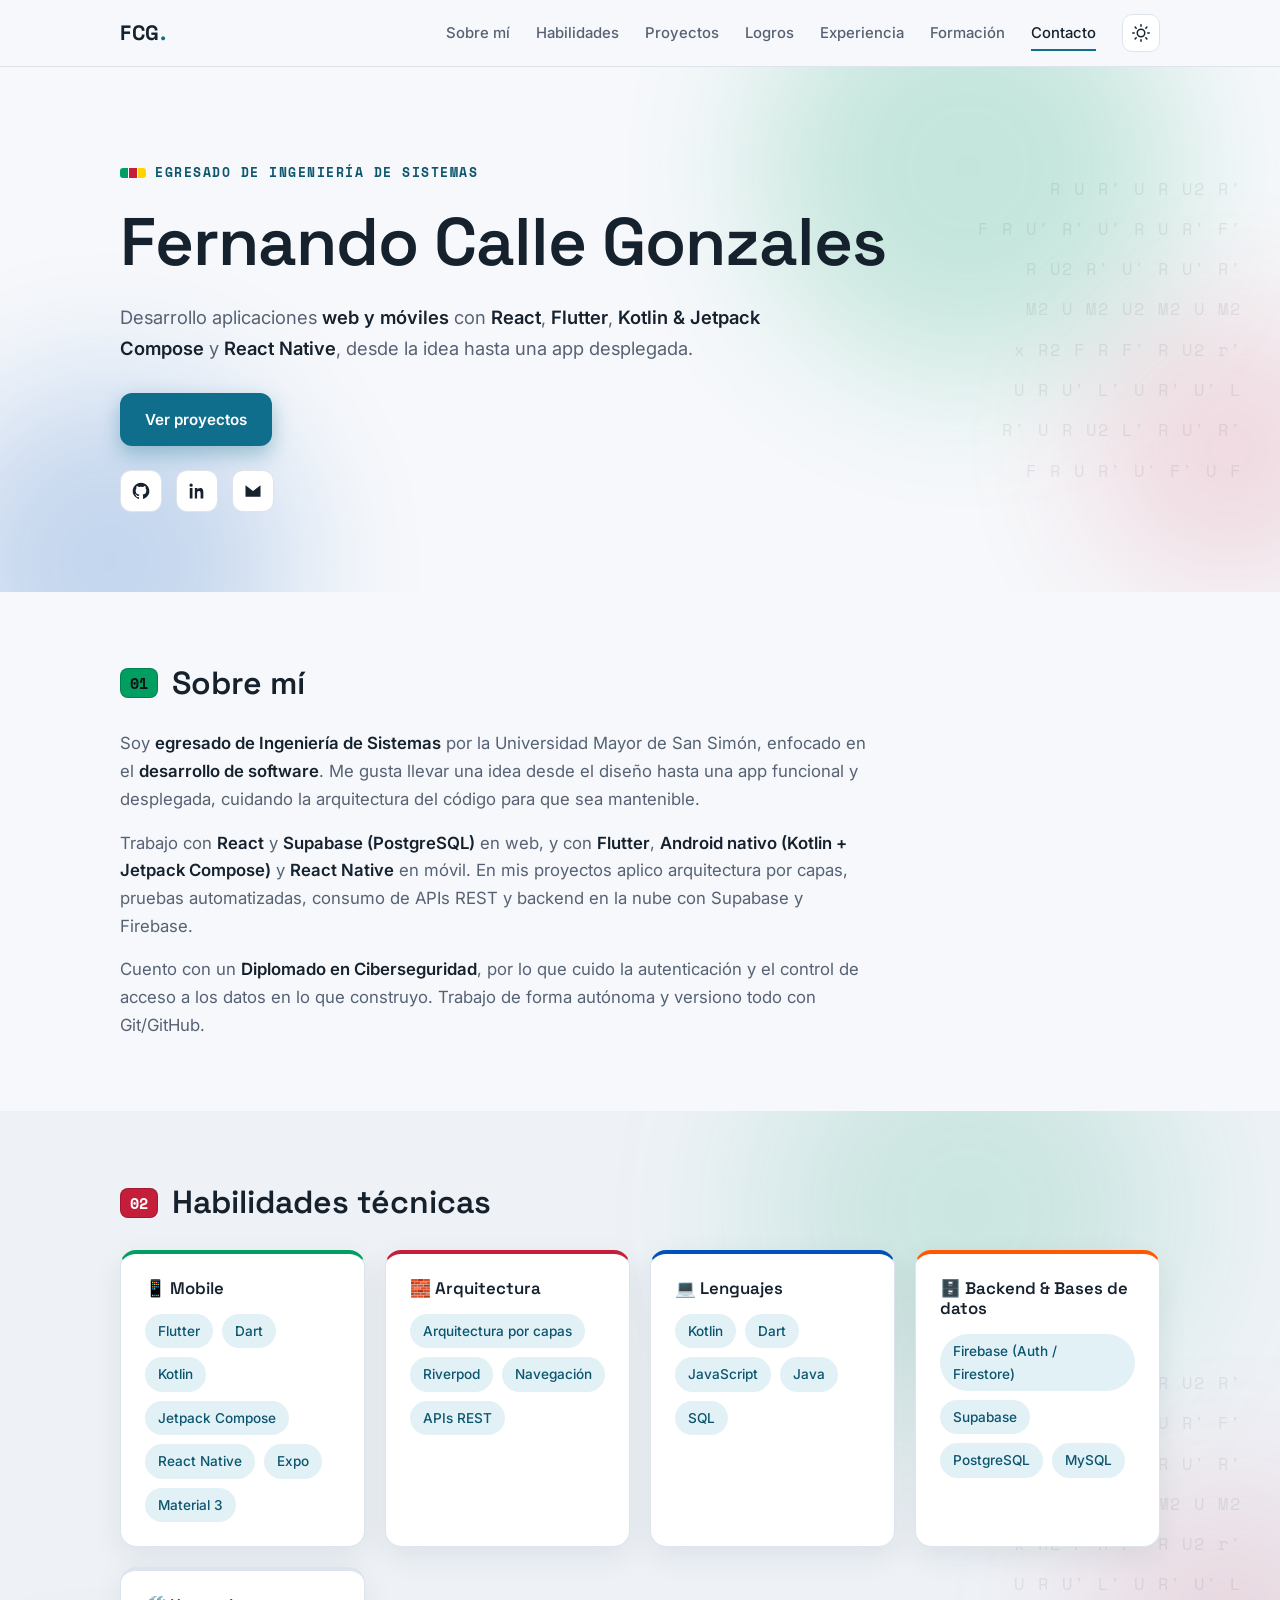
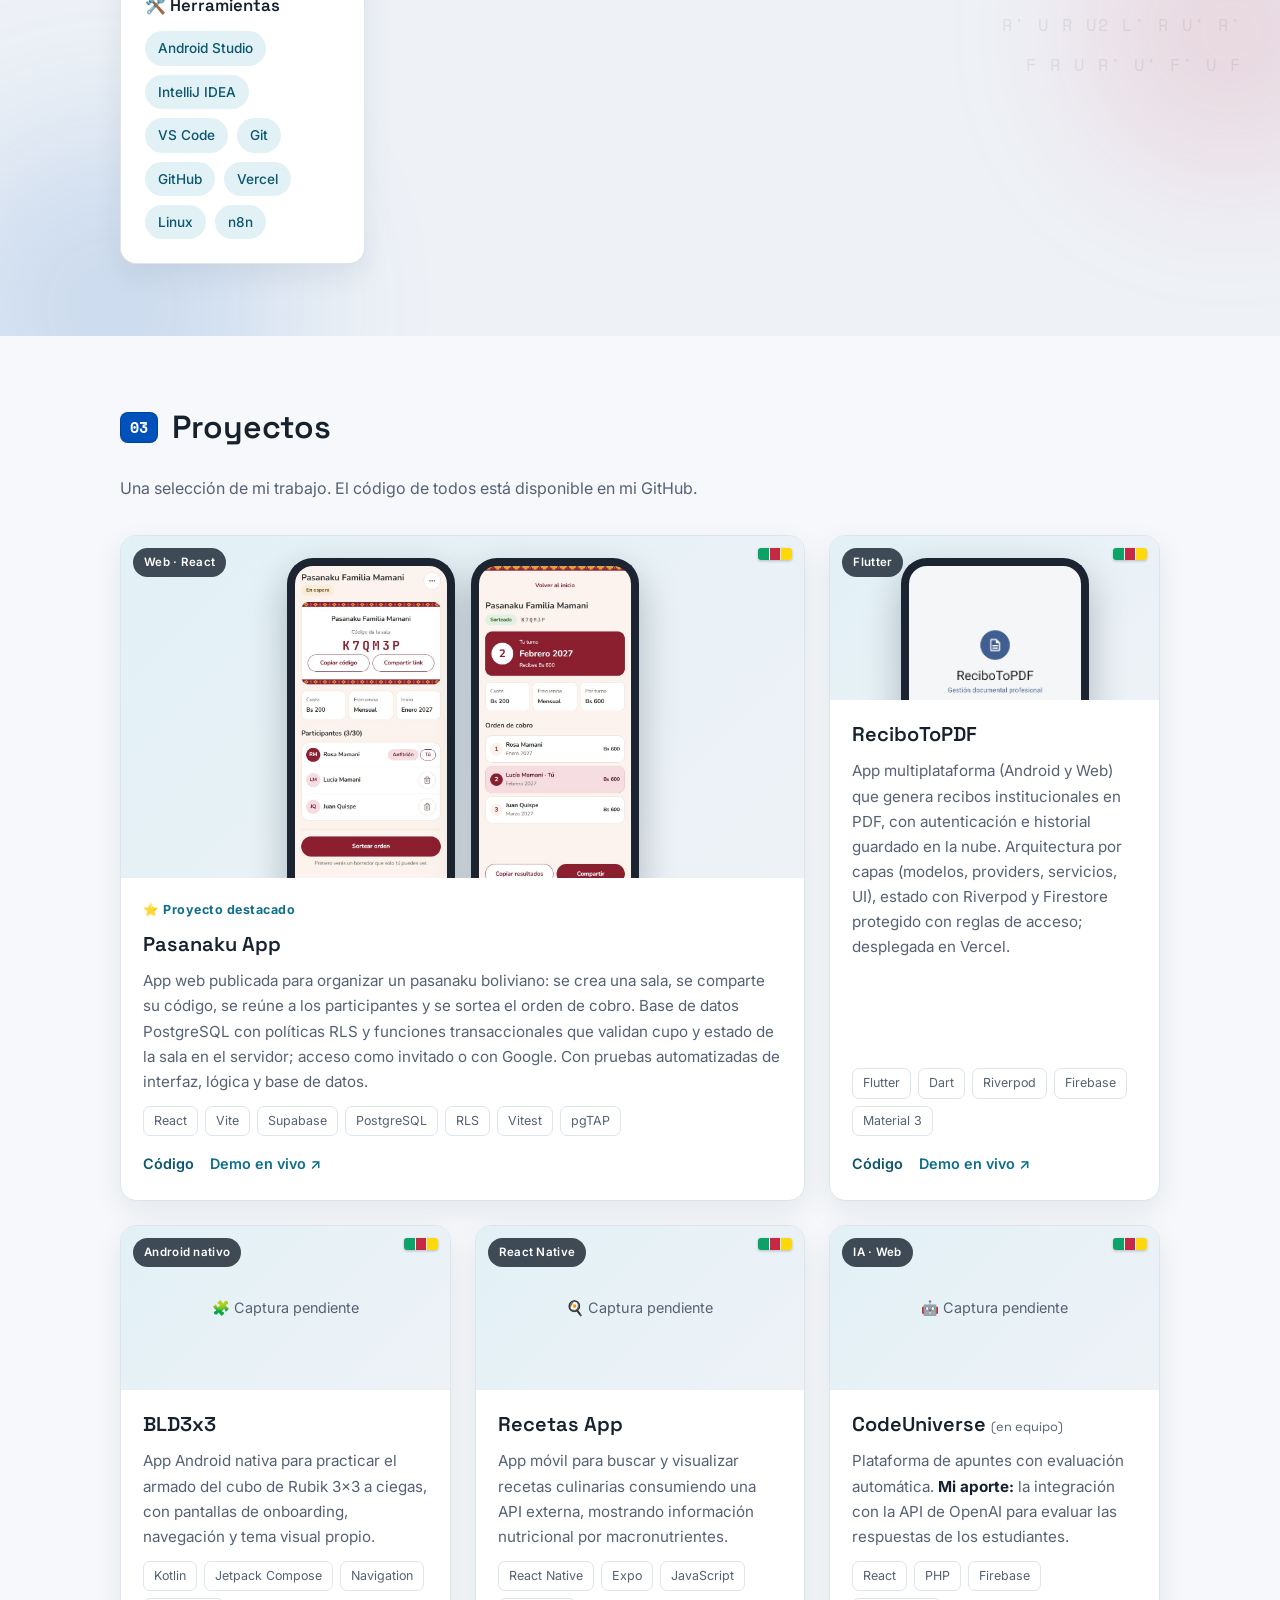
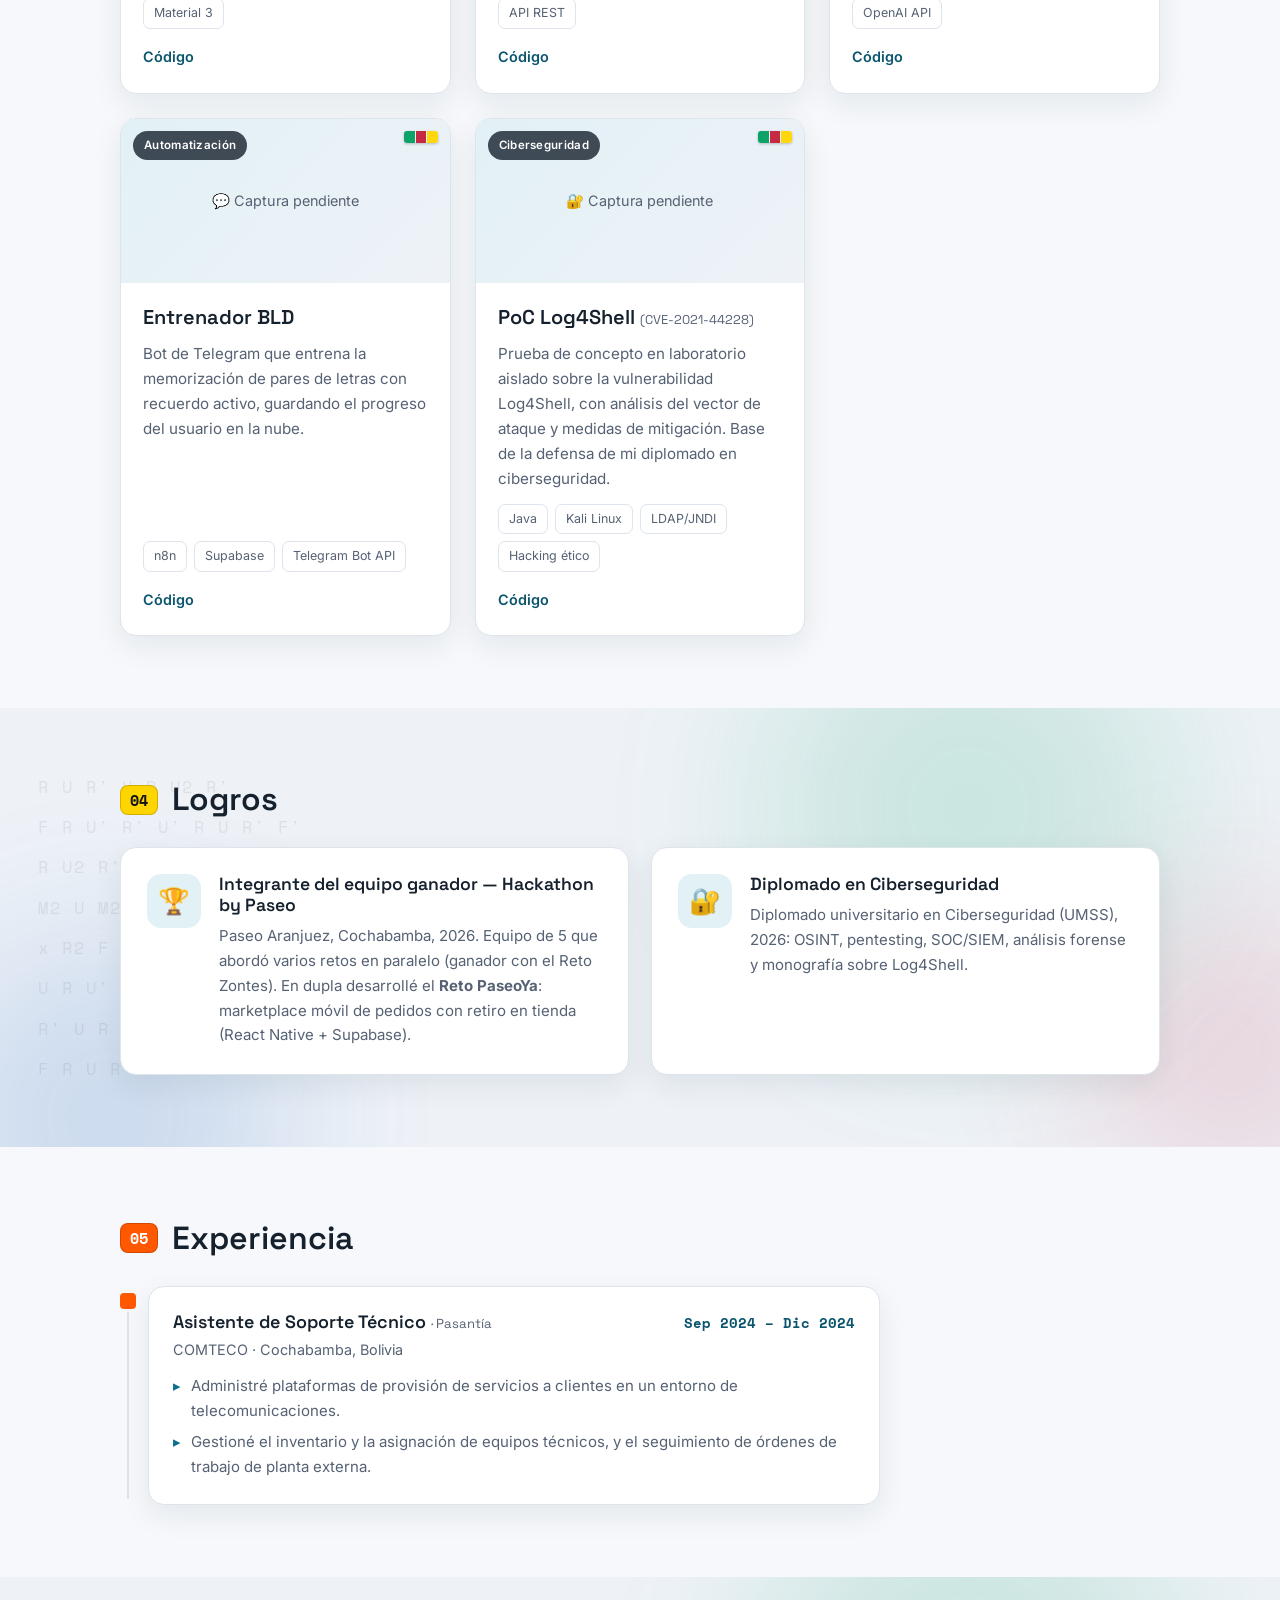
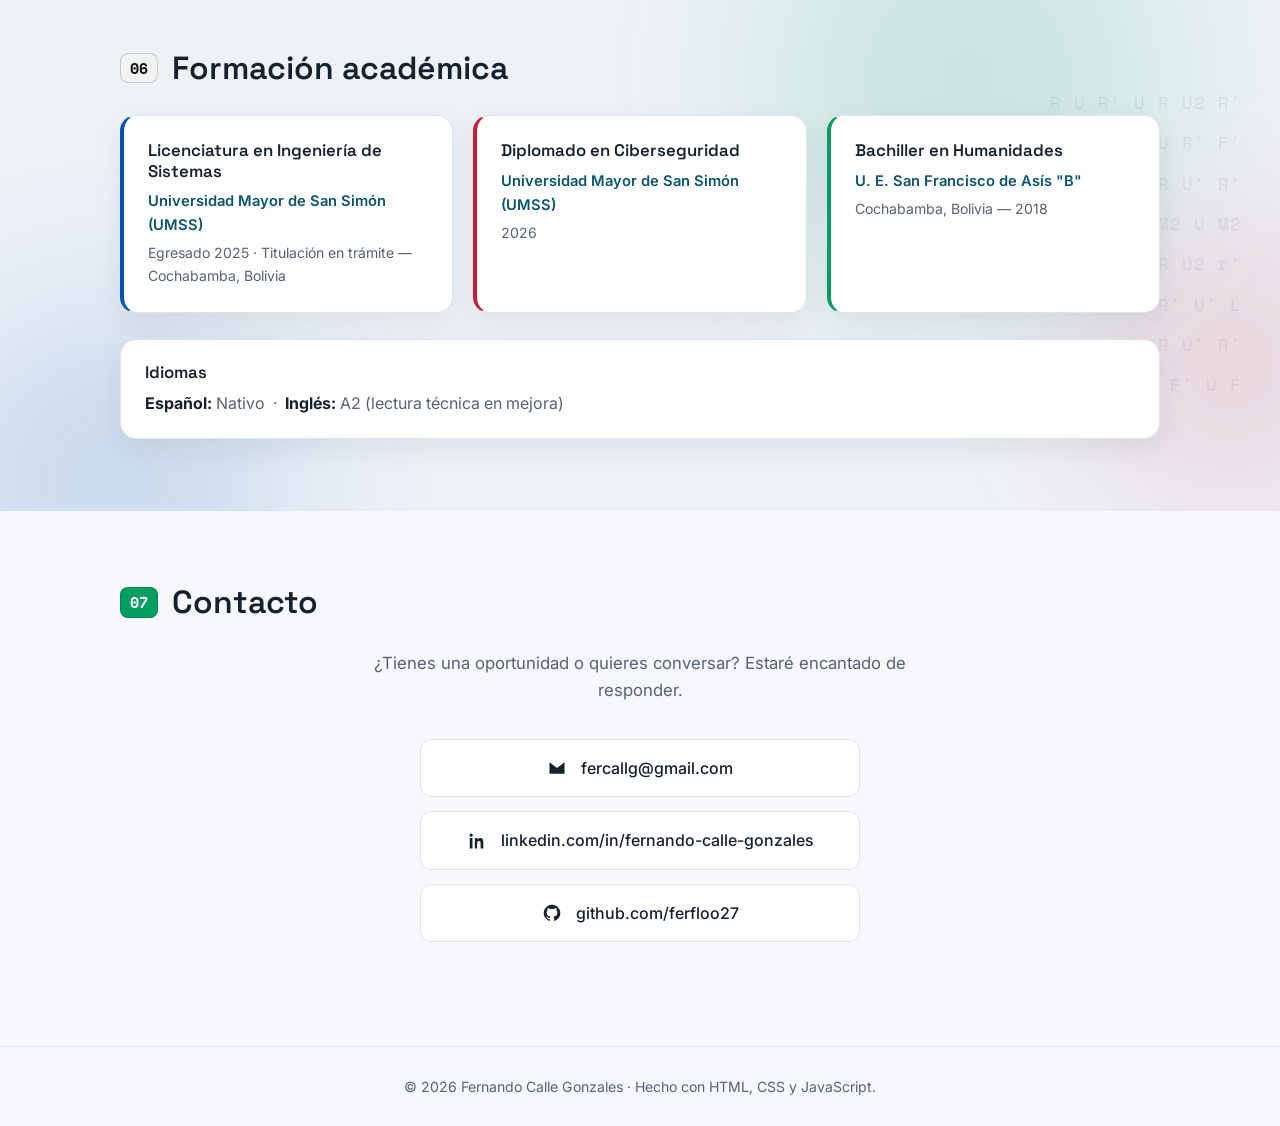
<file: index.html>
<!DOCTYPE html>
<html lang="es">
<head>
  <meta charset="UTF-8">
  <meta name="viewport" content="width=device-width, initial-scale=1.0">
  <meta name="theme-color" content="#0f6e8c">
  <meta name="referrer" content="strict-origin-when-cross-origin">

  <title>Fernando Calle Gonzales — Portafolio (Desarrollo de Software)</title>
  <meta name="description" content="Portafolio de Fernando Calle Gonzales, egresado de Ingeniería de Sistemas enfocado en desarrollo de software: apps web y móviles con React, Flutter, Kotlin y React Native. Proyectos, habilidades y contacto.">
  <meta name="author" content="Fernando Calle Gonzales">
  <meta name="keywords" content="Desarrollo de Software, React, Supabase, Flutter, Kotlin, Jetpack Compose, React Native, Junior, Bolivia, Cochabamba">

  <!-- Open Graph / redes sociales -->
  <meta property="og:type" content="website">
  <meta property="og:title" content="Fernando Calle Gonzales — Portafolio">
  <meta property="og:description" content="Egresado de Ingeniería de Sistemas: desarrollo de apps web y móviles con React, Flutter, Kotlin y React Native. Mira mis proyectos.">
  <meta property="og:locale" content="es_ES">
  <meta property="og:url" content="https://ferfloo27.github.io/">

  <link rel="icon" href="assets/favicon.svg" type="image/svg+xml">
  <link rel="preconnect" href="https://fonts.googleapis.com">
  <link rel="preconnect" href="https://fonts.gstatic.com" crossorigin>
  <link href="https://fonts.googleapis.com/css2?family=Inter:wght@400;500;600;700&family=Space+Grotesk:wght@500;600;700&family=Space+Mono:wght@400;700&display=swap" rel="stylesheet">
  <link rel="stylesheet" href="styles.css">

  <!-- Datos estructurados para SEO (Google / motores de búsqueda) -->
  <script type="application/ld+json">
  {
    "@context": "https://schema.org",
    "@type": "Person",
    "name": "Fernando Calle Gonzales",
    "jobTitle": "Egresado de Ingeniería de Sistemas",
    "email": "mailto:fercallg@gmail.com",
    "address": { "@type": "PostalAddress", "addressLocality": "Cochabamba", "addressCountry": "Bolivia" },
    "sameAs": [
      "https://github.com/ferfloo27",
      "https://www.linkedin.com/in/fernando-calle-gonzales/"
    ],
    "knowsAbout": ["Kotlin", "Jetpack Compose", "Flutter", "React Native", "Android", "Ciberseguridad"]
  }
  </script>
</head>
<body>
  <a class="skip-link" href="#main">Saltar al contenido</a>

  <!-- ===================== NAV ===================== -->
  <header class="nav" id="top">
    <div class="container nav__inner">
      <a href="#top" class="nav__brand">FCG<span>.</span></a>

      <button class="nav__toggle" id="navToggle" aria-label="Abrir menú" aria-expanded="false" aria-controls="navMenu">
        <span></span><span></span><span></span>
      </button>

      <nav id="navMenu" class="nav__menu" aria-label="Navegación principal">
        <a href="#sobre-mi">Sobre mí</a>
        <a href="#habilidades">Habilidades</a>
        <a href="#proyectos">Proyectos</a>
        <a href="#logros">Logros</a>
        <a href="#experiencia">Experiencia</a>
        <a href="#formacion">Formación</a>
        <a href="#contacto">Contacto</a>
        <button class="theme-toggle" id="themeToggle" aria-label="Cambiar tema claro/oscuro" title="Cambiar tema">
          <svg class="icon-sun" viewBox="0 0 24 24" aria-hidden="true"><path d="M12 17a5 5 0 1 0 0-10 5 5 0 0 0 0 10zM12 1v2M12 21v2M4.2 4.2l1.4 1.4M18.4 18.4l1.4 1.4M1 12h2M21 12h2M4.2 19.8l1.4-1.4M18.4 5.6l1.4-1.4"/></svg>
          <svg class="icon-moon" viewBox="0 0 24 24" aria-hidden="true"><path d="M21 12.8A9 9 0 1 1 11.2 3a7 7 0 0 0 9.8 9.8z"/></svg>
        </button>
      </nav>
    </div>
  </header>

  <main id="main">

    <!-- ===================== HERO ===================== -->
    <section class="hero" id="inicio">
      <div class="hero__bg" aria-hidden="true">
        <span class="glow glow--green"></span>
        <span class="glow glow--blue"></span>
        <span class="glow glow--red"></span>
        <div class="hero__scramble" aria-hidden="true">
          <span class="scr-line">R U R' U R U2 R'</span>
          <span class="scr-line">F R U' R' U' R U R' F'</span>
          <span class="scr-line">R U2 R' U' R U' R'</span>
          <span class="scr-line">M2 U M2 U2 M2 U M2</span>
          <span class="scr-line">x R2 F R F' R U2 r'</span>
          <span class="scr-line">U R U' L' U R' U' L</span>
          <span class="scr-line">R' U R U2 L' R U' R'</span>
          <span class="scr-line">F R U R' U' F' U F</span>
        </div>
      </div>

      <div class="container hero__inner">
          <p class="hero__eyebrow">Egresado de Ingeniería de Sistemas</p>
          <h1 class="hero__name" id="heroName">Fernando Calle Gonzales</h1>
          <p class="hero__tagline">
            Desarrollo aplicaciones <strong>web y móviles</strong> con <strong>React</strong>,
            <strong>Flutter</strong>, <strong>Kotlin &amp; Jetpack Compose</strong> y <strong>React Native</strong>,
            desde la idea hasta una app desplegada.
          </p>
          <div class="hero__cta">
            <a class="btn btn--primary" href="#proyectos">Ver proyectos</a>
          </div>
          <div class="hero__social">
            <a href="https://github.com/ferfloo27" target="_blank" rel="noopener noreferrer" aria-label="GitHub de Fernando">
              <svg viewBox="0 0 24 24" aria-hidden="true"><path d="M12 2a10 10 0 0 0-3.16 19.49c.5.09.68-.22.68-.48l-.01-1.7c-2.78.6-3.37-1.34-3.37-1.34-.46-1.16-1.11-1.47-1.11-1.47-.9-.62.07-.6.07-.6 1 .07 1.53 1.03 1.53 1.03.89 1.52 2.34 1.08 2.91.83.09-.65.35-1.08.63-1.33-2.22-.25-4.56-1.11-4.56-4.94 0-1.09.39-1.98 1.03-2.68-.1-.25-.45-1.27.1-2.65 0 0 .84-.27 2.75 1.02a9.6 9.6 0 0 1 5 0c1.91-1.29 2.75-1.02 2.75-1.02.55 1.38.2 2.4.1 2.65.64.7 1.03 1.59 1.03 2.68 0 3.84-2.34 4.68-4.57 4.93.36.31.68.92.68 1.85l-.01 2.75c0 .27.18.58.69.48A10 10 0 0 0 12 2z"/></svg>
            </a>
            <a href="https://www.linkedin.com/in/fernando-calle-gonzales/" target="_blank" rel="noopener noreferrer" aria-label="LinkedIn de Fernando">
              <svg viewBox="0 0 24 24" aria-hidden="true"><path d="M6.94 5a2 2 0 1 1-4 0 2 2 0 0 1 4 0zM3.3 8.5h3.27V21H3.3V8.5zM9.4 8.5h3.13v1.71h.05c.44-.83 1.5-1.71 3.09-1.71 3.3 0 3.91 2.17 3.91 5V21h-3.26v-5.86c0-1.4-.03-3.2-1.95-3.2-1.96 0-2.26 1.53-2.26 3.1V21H9.4V8.5z"/></svg>
            </a>
            <a href="mailto:fercallg@gmail.com" aria-label="Enviar correo a Fernando">
              <svg viewBox="0 0 24 24" aria-hidden="true"><path d="M3 5h18v14H3V5zm0 0l9 7 9-7"/></svg>
            </a>
          </div>
      </div>

    </section>

    <!-- ===================== SOBRE MÍ ===================== -->
    <section class="section" id="sobre-mi">
      <div class="container">
        <h2 class="section__title reveal"><span class="section__num">01</span> Sobre mí</h2>
        <div class="about reveal">
          <p>
            Soy <strong>egresado de Ingeniería de Sistemas</strong> por la Universidad Mayor de San Simón,
            enfocado en el <strong>desarrollo de software</strong>. Me gusta llevar una idea desde el diseño
            hasta una app funcional y desplegada, cuidando la arquitectura del código para que sea
            mantenible.
          </p>
          <p>
            Trabajo con <strong>React</strong> y <strong>Supabase (PostgreSQL)</strong> en web, y con
            <strong>Flutter</strong>, <strong>Android nativo (Kotlin + Jetpack Compose)</strong> y
            <strong>React Native</strong> en móvil. En mis proyectos aplico arquitectura por capas,
            pruebas automatizadas, consumo de APIs REST y backend en la nube con Supabase y Firebase.
          </p>
          <p>
            Cuento con un <strong>Diplomado en Ciberseguridad</strong>, por lo que
            cuido la autenticación y el control de acceso a los datos en lo que construyo. Trabajo de
            forma autónoma y versiono todo con Git/GitHub.
          </p>
        </div>
      </div>
    </section>

    <!-- ===================== HABILIDADES ===================== -->
    <section class="section section--alt section--scramble" id="habilidades">
      <div class="container">
        <h2 class="section__title reveal"><span class="section__num">02</span> Habilidades técnicas</h2>
        <div class="skills">
          <article class="skill-group reveal">
            <h3>📱 Mobile</h3>
            <ul>
              <li>Flutter</li><li>Dart</li><li>Kotlin</li><li>Jetpack Compose</li>
              <li>React Native</li><li>Expo</li><li>Material 3</li>
            </ul>
          </article>
          <article class="skill-group reveal">
            <h3>🧱 Arquitectura</h3>
            <ul><li>Arquitectura por capas</li><li>Riverpod</li><li>Navegación</li><li>APIs REST</li></ul>
          </article>
          <article class="skill-group reveal">
            <h3>💻 Lenguajes</h3>
            <ul><li>Kotlin</li><li>Dart</li><li>JavaScript</li><li>Java</li><li>SQL</li></ul>
          </article>
          <article class="skill-group reveal">
            <h3>🗄️ Backend &amp; Bases de datos</h3>
            <ul><li>Firebase (Auth / Firestore)</li><li>Supabase</li><li>PostgreSQL</li><li>MySQL</li></ul>
          </article>
          <article class="skill-group reveal">
            <h3>🛠️ Herramientas</h3>
            <ul>
              <li>Android Studio</li><li>IntelliJ IDEA</li><li>VS Code</li>
              <li>Git</li><li>GitHub</li><li>Vercel</li><li>Linux</li><li>n8n</li>
            </ul>
          </article>
        </div>
      </div>
    </section>

    <!-- ===================== PROYECTOS ===================== -->
    <section class="section" id="proyectos">
      <div class="container">
        <h2 class="section__title reveal"><span class="section__num">03</span> Proyectos</h2>
        <p class="section__lead reveal">Una selección de mi trabajo. El código de todos está disponible en mi GitHub.</p>

        <div class="projects">

          <!-- Pasanaku App -->
          <article class="project project--featured reveal">
            <div class="project__media project__media--phone">
              <div class="phone-row">
                <div class="phone-mock">
                  <img src="assets/pasanaku-sala.jpg" alt="Sala de Pasanaku con código para compartir, cuota, frecuencia y lista de participantes" loading="lazy">
                </div>
                <div class="phone-mock">
                  <img src="assets/pasanaku-resultados.jpg" alt="Resultados del sorteo en Pasanaku: turno propio y orden de cobro" loading="lazy">
                </div>
              </div>
              <span class="project__badge">Web · React</span>
            </div>
            <div class="project__body">
              <span class="project__flag">⭐ Proyecto destacado</span>
              <h3>Pasanaku App</h3>
              <p>App web publicada para organizar un pasanaku boliviano: se crea una sala, se comparte su código, se reúne a los participantes y se sortea el orden de cobro. Base de datos PostgreSQL con políticas RLS y funciones transaccionales que validan cupo y estado de la sala en el servidor; acceso como invitado o con Google. Con pruebas automatizadas de interfaz, lógica y base de datos.</p>
              <ul class="project__tags">
                <li>React</li><li>Vite</li><li>Supabase</li><li>PostgreSQL</li><li>RLS</li><li>Vitest</li><li>pgTAP</li>
              </ul>
              <div class="project__links">
                <a href="https://github.com/ferfloo27/pasanaku-app" target="_blank" rel="noopener noreferrer">Código</a>
                <a href="https://pasanaku-app.vercel.app" target="_blank" rel="noopener noreferrer" class="project__demo">Demo en vivo ↗</a>
              </div>
            </div>
          </article>

          <!-- ReciboToPDF -->
          <article class="project reveal">
            <div class="project__media project__media--phone">
              <div class="phone-mock">
                <img src="assets/recibo-login.jpg" alt="Pantalla de inicio de sesión de la app ReciboToPDF" loading="lazy">
              </div>
              <span class="project__badge">Flutter</span>
            </div>
            <div class="project__body">
              <h3>ReciboToPDF</h3>
              <p>App multiplataforma (Android y Web) que genera recibos institucionales en PDF, con autenticación e historial guardado en la nube. Arquitectura por capas (modelos, providers, servicios, UI), estado con Riverpod y Firestore protegido con reglas de acceso; desplegada en Vercel.</p>
              <ul class="project__tags">
                <li>Flutter</li><li>Dart</li><li>Riverpod</li><li>Firebase</li><li>Material 3</li>
              </ul>
              <div class="project__links">
                <a href="https://github.com/ferfloo27/recibo-to-pdf-flutter" target="_blank" rel="noopener noreferrer">Código</a>
                <a href="https://recibo-to-pdf-flutter.vercel.app" target="_blank" rel="noopener noreferrer" class="project__demo">Demo en vivo ↗</a>
              </div>
            </div>
          </article>

          <!-- BLD3x3 -->
          <article class="project reveal">
            <div class="project__media" aria-hidden="true">
              <!-- TODO: captura o GIF de la app -> <img src="assets/bld3x3.png" alt="Captura de BLD3x3"> -->
              <span class="project__placeholder">🧩 Captura pendiente</span>
              <span class="project__badge">Android nativo</span>
            </div>
            <div class="project__body">
              <h3>BLD3x3</h3>
              <p>App Android nativa para practicar el armado del cubo de Rubik 3x3 a ciegas, con pantallas de onboarding, navegación y tema visual propio.</p>
              <ul class="project__tags">
                <li>Kotlin</li><li>Jetpack Compose</li><li>Navigation</li><li>Material 3</li>
              </ul>
              <div class="project__links">
                <a href="https://github.com/ferfloo27/BLD3x3" target="_blank" rel="noopener noreferrer">Código</a>
                <!-- TODO: si publicas un APK, enlázalo aquí -> <a href="assets/BLD3x3.apk" download>Descargar APK</a> -->
              </div>
            </div>
          </article>

          <!-- Recetas App -->
          <article class="project reveal">
            <div class="project__media" aria-hidden="true">
              <span class="project__placeholder">🍳 Captura pendiente</span>
              <span class="project__badge">React Native</span>
            </div>
            <div class="project__body">
              <h3>Recetas App</h3>
              <p>App móvil para buscar y visualizar recetas culinarias consumiendo una API externa, mostrando información nutricional por macronutrientes.</p>
              <ul class="project__tags">
                <li>React Native</li><li>Expo</li><li>JavaScript</li><li>API REST</li>
              </ul>
              <div class="project__links">
                <a href="https://github.com/ferfloo27/recetas-app" target="_blank" rel="noopener noreferrer">Código</a>
              </div>
            </div>
          </article>

          <!-- CodeUniverse -->
          <article class="project reveal">
            <div class="project__media" aria-hidden="true">
              <span class="project__placeholder">🤖 Captura pendiente</span>
              <span class="project__badge">IA · Web</span>
            </div>
            <div class="project__body">
              <h3>CodeUniverse <small>(en equipo)</small></h3>
              <p>Plataforma de apuntes con evaluación automática. <strong>Mi aporte:</strong> la integración con la API de OpenAI para evaluar las respuestas de los estudiantes.</p>
              <ul class="project__tags">
                <li>React</li><li>PHP</li><li>Firebase</li><li>OpenAI API</li>
              </ul>
              <div class="project__links">
                <a href="https://github.com/ferfloo27/proyectoEVAgrupo8" target="_blank" rel="noopener noreferrer">Código</a>
              </div>
            </div>
          </article>

          <!-- Entrenador BLD -->
          <article class="project reveal">
            <div class="project__media" aria-hidden="true">
              <span class="project__placeholder">💬 Captura pendiente</span>
              <span class="project__badge">Automatización</span>
            </div>
            <div class="project__body">
              <h3>Entrenador BLD</h3>
              <p>Bot de Telegram que entrena la memorización de pares de letras con recuerdo activo, guardando el progreso del usuario en la nube.</p>
              <ul class="project__tags">
                <li>n8n</li><li>Supabase</li><li>Telegram Bot API</li>
              </ul>
              <div class="project__links">
                <a href="https://github.com/ferfloo27/entrenador-telegram-bld" target="_blank" rel="noopener noreferrer">Código</a>
              </div>
            </div>
          </article>

          <!-- PoC Log4Shell -->
          <article class="project reveal">
            <div class="project__media" aria-hidden="true">
              <span class="project__placeholder">🔐 Captura pendiente</span>
              <span class="project__badge">Ciberseguridad</span>
            </div>
            <div class="project__body">
              <h3>PoC Log4Shell <small>(CVE-2021-44228)</small></h3>
              <p>Prueba de concepto en laboratorio aislado sobre la vulnerabilidad Log4Shell, con análisis del vector de ataque y medidas de mitigación. Base de la defensa de mi diplomado en ciberseguridad.</p>
              <ul class="project__tags">
                <li>Java</li><li>Kali Linux</li><li>LDAP/JNDI</li><li>Hacking ético</li>
              </ul>
              <div class="project__links">
                <a href="https://github.com/ferfloo27/PoC-Log4Shell-Minecraft" target="_blank" rel="noopener noreferrer">Código</a>
              </div>
            </div>
          </article>

        </div>
      </div>
    </section>

    <!-- ===================== LOGROS ===================== -->
    <section class="section section--alt section--scramble" id="logros">
      <div class="container">
        <h2 class="section__title reveal"><span class="section__num">04</span> Logros</h2>
        <div class="achievements">
          <article class="achievement reveal">
            <div class="achievement__icon" aria-hidden="true">🏆</div>
            <div>
              <h3>Integrante del equipo ganador — Hackathon by Paseo</h3>
              <p>Paseo Aranjuez, Cochabamba, 2026. Equipo de 5 que abordó varios retos en paralelo (ganador con el Reto Zontes). En dupla desarrollé el <strong>Reto PaseoYa</strong>: marketplace móvil de pedidos con retiro en tienda (React Native + Supabase).</p>
            </div>
          </article>
          <article class="achievement reveal">
            <div class="achievement__icon" aria-hidden="true">🔐</div>
            <div>
              <h3>Diplomado en Ciberseguridad</h3>
              <p>Diplomado universitario en Ciberseguridad (UMSS), 2026: OSINT, pentesting, SOC/SIEM, análisis forense y monografía sobre Log4Shell.</p>
            </div>
          </article>
        </div>
      </div>
    </section>

    <!-- ===================== EXPERIENCIA ===================== -->
    <section class="section" id="experiencia">
      <div class="container">
        <h2 class="section__title reveal"><span class="section__num">05</span> Experiencia</h2>
        <div class="timeline">
          <article class="timeline__item reveal">
            <div class="timeline__dot" aria-hidden="true"></div>
            <div class="timeline__content">
              <div class="timeline__head">
                <h3>Asistente de Soporte Técnico <small>· Pasantía</small></h3>
                <span class="timeline__date">Sep 2024 – Dic 2024</span>
              </div>
              <p class="timeline__org">COMTECO · Cochabamba, Bolivia</p>
              <ul>
                <li>Administré plataformas de provisión de servicios a clientes en un entorno de telecomunicaciones.</li>
                <li>Gestioné el inventario y la asignación de equipos técnicos, y el seguimiento de órdenes de trabajo de planta externa.</li>
              </ul>
            </div>
          </article>
        </div>
      </div>
    </section>

    <!-- ===================== FORMACIÓN ===================== -->
    <section class="section section--alt section--scramble" id="formacion">
      <div class="container">
        <h2 class="section__title reveal"><span class="section__num">06</span> Formación académica</h2>
        <div class="education">
          <article class="edu-card reveal">
            <h3>Licenciatura en Ingeniería de Sistemas</h3>
            <p class="edu-card__org">Universidad Mayor de San Simón (UMSS)</p>
            <p class="edu-card__meta">Egresado 2025 · Titulación en trámite — Cochabamba, Bolivia</p>
          </article>
          <article class="edu-card reveal">
            <h3>Diplomado en Ciberseguridad</h3>
            <p class="edu-card__org">Universidad Mayor de San Simón (UMSS)</p>
            <p class="edu-card__meta">2026</p>
          </article>
          <article class="edu-card reveal">
            <h3>Bachiller en Humanidades</h3>
            <p class="edu-card__org">U. E. San Francisco de Asís "B"</p>
            <p class="edu-card__meta">Cochabamba, Bolivia — 2018</p>
          </article>
        </div>
        <div class="languages reveal">
          <h3>Idiomas</h3>
          <p><strong>Español:</strong> Nativo &nbsp;·&nbsp; <strong>Inglés:</strong> A2 (lectura técnica en mejora)</p>
        </div>
      </div>
    </section>

    <!-- ===================== CONTACTO ===================== -->
    <section class="section section--contact" id="contacto">
      <div class="container">
        <h2 class="section__title reveal"><span class="section__num">07</span> Contacto</h2>
        <p class="contact__lead reveal">¿Tienes una oportunidad o quieres conversar? Estaré encantado de responder.</p>
        <div class="contact__links reveal">
          <a class="contact__link" href="mailto:fercallg@gmail.com">
            <svg viewBox="0 0 24 24" aria-hidden="true"><path d="M3 5h18v14H3V5zm0 0l9 7 9-7"/></svg>
            <span>fercallg@gmail.com</span>
          </a>
          <a class="contact__link" href="https://www.linkedin.com/in/fernando-calle-gonzales/" target="_blank" rel="noopener noreferrer">
            <svg viewBox="0 0 24 24" aria-hidden="true"><path d="M6.94 5a2 2 0 1 1-4 0 2 2 0 0 1 4 0zM3.3 8.5h3.27V21H3.3V8.5zM9.4 8.5h3.13v1.71h.05c.44-.83 1.5-1.71 3.09-1.71 3.3 0 3.91 2.17 3.91 5V21h-3.26v-5.86c0-1.4-.03-3.2-1.95-3.2-1.96 0-2.26 1.53-2.26 3.1V21H9.4V8.5z"/></svg>
            <span>linkedin.com/in/fernando-calle-gonzales</span>
          </a>
          <a class="contact__link" href="https://github.com/ferfloo27" target="_blank" rel="noopener noreferrer">
            <svg viewBox="0 0 24 24" aria-hidden="true"><path d="M12 2a10 10 0 0 0-3.16 19.49c.5.09.68-.22.68-.48l-.01-1.7c-2.78.6-3.37-1.34-3.37-1.34-.46-1.16-1.11-1.47-1.11-1.47-.9-.62.07-.6.07-.6 1 .07 1.53 1.03 1.53 1.03.89 1.52 2.34 1.08 2.91.83.09-.65.35-1.08.63-1.33-2.22-.25-4.56-1.11-4.56-4.94 0-1.09.39-1.98 1.03-2.68-.1-.25-.45-1.27.1-2.65 0 0 .84-.27 2.75 1.02a9.6 9.6 0 0 1 5 0c1.91-1.29 2.75-1.02 2.75-1.02.55 1.38.2 2.4.1 2.65.64.7 1.03 1.59 1.03 2.68 0 3.84-2.34 4.68-4.57 4.93.36.31.68.92.68 1.85l-.01 2.75c0 .27.18.58.69.48A10 10 0 0 0 12 2z"/></svg>
            <span>github.com/ferfloo27</span>
          </a>
        </div>
      </div>
    </section>
  </main>

  <footer class="footer">
    <div class="container">
      <p>© <span id="year"></span> Fernando Calle Gonzales · Hecho con HTML, CSS y JavaScript.</p>
    </div>
  </footer>

  <!-- Cubo mini que gira según el scroll (decorativo) -->
  <div class="mini-cube-scene" id="miniCube" aria-hidden="true">
    <div class="cube cube--mini">
      <div class="cube__face cube__face--front"  data-face="front"></div>
      <div class="cube__face cube__face--back"   data-face="back"></div>
      <div class="cube__face cube__face--right"  data-face="right"></div>
      <div class="cube__face cube__face--left"   data-face="left"></div>
      <div class="cube__face cube__face--top"    data-face="top"></div>
      <div class="cube__face cube__face--bottom" data-face="bottom"></div>
    </div>
  </div>

  <button class="to-top" id="toTop" aria-label="Volver arriba" title="Volver arriba">↑</button>

  <script src="script.js" defer></script>
</body>
</html>
</file>
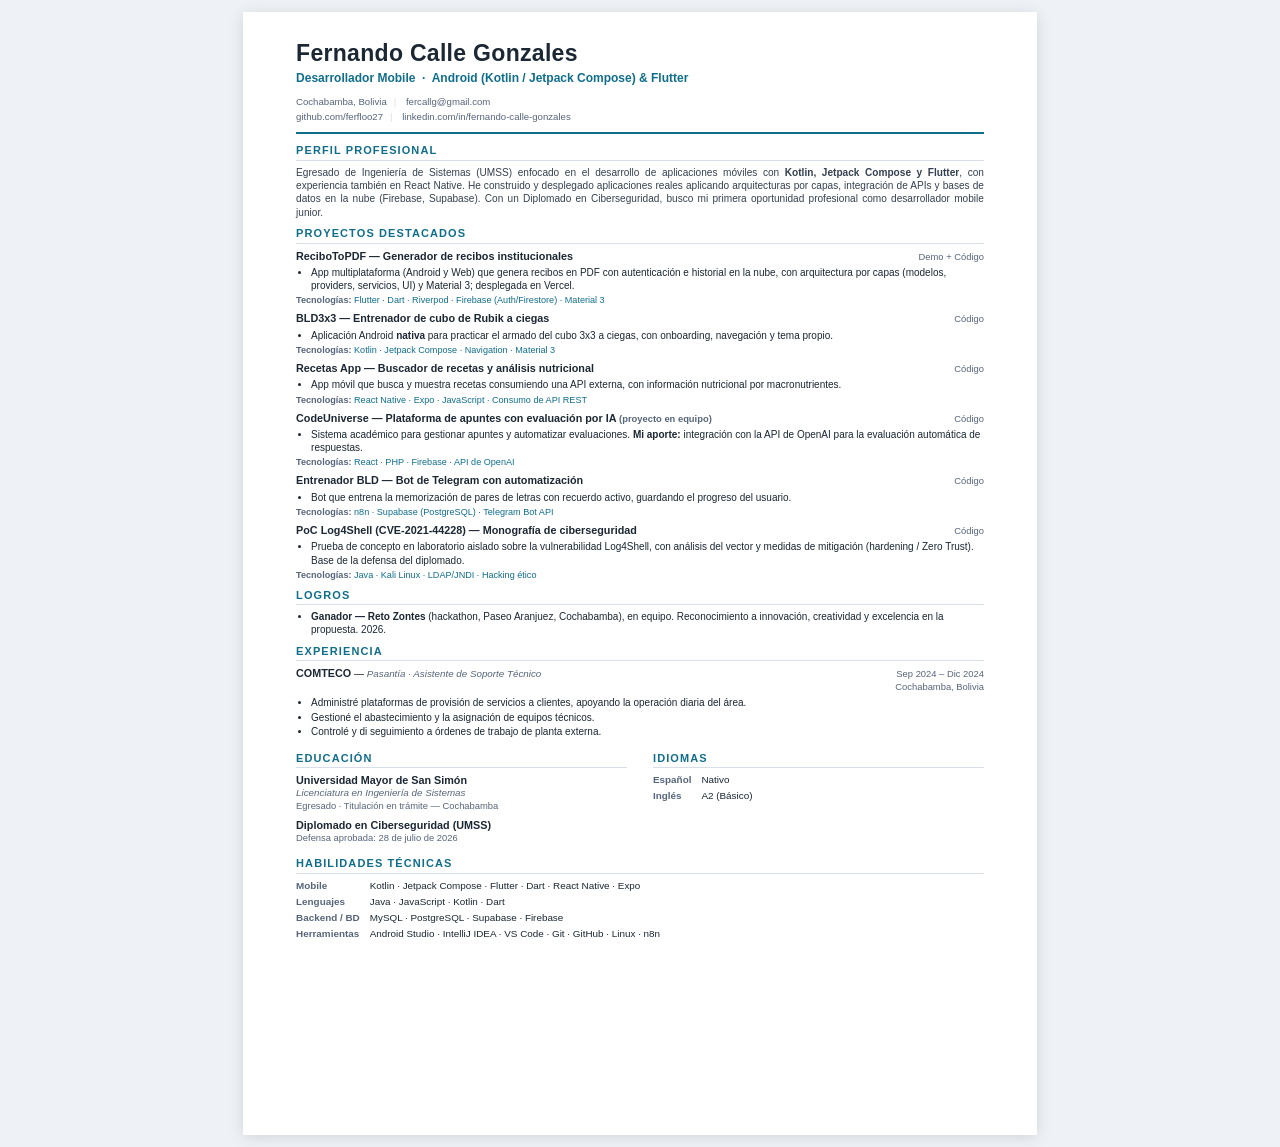
<file: cv.html>
<!DOCTYPE html>
<html lang="es">
<head>
<meta charset="UTF-8">
<meta name="viewport" content="width=device-width, initial-scale=1.0">
<title>CV - Fernando Calle Gonzales</title>
<style>
  :root{
    --ink:#1b2733; --muted:#56657a; --line:#d8dee7; --accent:#0f6e8c; --bg:#fff;
  }
  *{box-sizing:border-box;margin:0;padding:0}
  html,body{background:#eef1f5}
  body{
    font-family:"Segoe UI",Arial,Helvetica,sans-serif;
    color:var(--ink); font-size:10px; line-height:1.32;
    -webkit-print-color-adjust:exact; print-color-adjust:exact;
  }
  .page{background:var(--bg); padding:7mm 14mm 6mm}
  @media screen{
    .page{width:210mm; min-height:297mm; margin:12px auto; box-shadow:0 2px 14px rgba(0,0,0,.12)}
  }
  @media print{
    .page{width:auto; padding:0}
  }
  header{border-bottom:2px solid var(--accent); padding-bottom:8px; margin-bottom:9px}
  h1{font-size:23px; letter-spacing:.3px; color:var(--ink)}
  .role{color:var(--accent); font-weight:600; font-size:12px; margin-top:2px}
  .contact{margin-top:7px; font-size:9.6px; color:var(--muted); line-height:1.6}
  .contact a{color:var(--muted); text-decoration:none}
  .contact span{white-space:nowrap}
  .sep{color:var(--line); margin:0 7px}
  h2{
    font-size:11px; text-transform:uppercase; letter-spacing:1.1px; color:var(--accent);
    border-bottom:1px solid var(--line); padding-bottom:2px; margin:7px 0 5px;
  }
  .item{margin-bottom:5px}
  .item-head{display:flex; justify-content:space-between; align-items:baseline; gap:10px}
  .item-title{font-weight:700; font-size:10.8px}
  .item-sub{font-style:italic; color:var(--muted); font-size:9.8px}
  .item-meta{color:var(--muted); font-size:9.4px; white-space:nowrap; text-align:right}
  ul{margin:3px 0 0 15px}
  li{margin-bottom:1.5px}
  .tech{color:var(--accent); font-size:9.1px; margin-top:2px}
  .tech b{color:var(--muted); font-weight:600}
  .grid-skills{display:grid; grid-template-columns:auto 1fr; gap:3px 10px; font-size:9.9px}
  .grid-skills b{color:var(--muted)}
  .two-col{display:grid; grid-template-columns:1fr 1fr; gap:0 26px}
  .profile{font-size:10.1px; color:#34404f; text-align:justify}
  a.link{color:var(--accent); text-decoration:none}
  .tag{color:var(--muted); font-size:9.4px}
  @page{size:A4; margin:10mm 14mm}
  @media print{
    html,body{background:#fff}
    section:last-child{margin-bottom:0}
  }
</style>
</head>
<body>
<div class="page">

  <header>
    <h1>Fernando Calle Gonzales</h1>
    <div class="role">Desarrollador Mobile &nbsp;·&nbsp; Android (Kotlin / Jetpack Compose) &amp; Flutter</div>
    <div class="contact">
      <span>Cochabamba, Bolivia</span><span class="sep">|</span>
      <span>fercallg@gmail.com</span><br>
      <span>github.com/ferfloo27</span><span class="sep">|</span>
      <span>linkedin.com/in/fernando-calle-gonzales</span>
    </div>
  </header>

  <section>
    <h2>Perfil Profesional</h2>
    <p class="profile">
      Egresado de Ingeniería de Sistemas (UMSS) enfocado en el desarrollo de aplicaciones móviles
      con <b>Kotlin, Jetpack Compose y Flutter</b>, con experiencia también en React Native. He construido
      y desplegado aplicaciones reales aplicando arquitecturas por capas, integración de APIs y bases de
      datos en la nube (Firebase, Supabase). Con un Diplomado en Ciberseguridad, busco
      mi primera oportunidad profesional como desarrollador mobile junior.
    </p>
  </section>

  <section>
    <h2>Proyectos Destacados</h2>

    <div class="item">
      <div class="item-head">
        <span class="item-title">ReciboToPDF — Generador de recibos institucionales</span>
        <span class="item-meta">Demo + Código</span>
      </div>
      <ul>
        <li>App multiplataforma (Android y Web) que genera recibos en PDF con autenticación e historial en la nube, con arquitectura por capas (modelos, providers, servicios, UI) y Material 3; desplegada en Vercel.</li>
      </ul>
      <div class="tech"><b>Tecnologías:</b> Flutter · Dart · Riverpod · Firebase (Auth/Firestore) · Material 3</div>
    </div>

    <div class="item">
      <div class="item-head">
        <span class="item-title">BLD3x3 — Entrenador de cubo de Rubik a ciegas</span>
        <span class="item-meta">Código</span>
      </div>
      <ul>
        <li>Aplicación Android <b>nativa</b> para practicar el armado del cubo 3x3 a ciegas, con onboarding, navegación y tema propio.</li>
      </ul>
      <div class="tech"><b>Tecnologías:</b> Kotlin · Jetpack Compose · Navigation · Material 3</div>
    </div>

    <div class="item">
      <div class="item-head">
        <span class="item-title">Recetas App — Buscador de recetas y análisis nutricional</span>
        <span class="item-meta">Código</span>
      </div>
      <ul>
        <li>App móvil que busca y muestra recetas consumiendo una API externa, con información nutricional por macronutrientes.</li>
      </ul>
      <div class="tech"><b>Tecnologías:</b> React Native · Expo · JavaScript · Consumo de API REST</div>
    </div>

    <div class="item">
      <div class="item-head">
        <span class="item-title">CodeUniverse — Plataforma de apuntes con evaluación por IA <span class="tag">(proyecto en equipo)</span></span>
        <span class="item-meta">Código</span>
      </div>
      <ul>
        <li>Sistema académico para gestionar apuntes y automatizar evaluaciones. <b>Mi aporte:</b> integración con la API de OpenAI para la evaluación automática de respuestas.</li>
      </ul>
      <div class="tech"><b>Tecnologías:</b> React · PHP · Firebase · API de OpenAI</div>
    </div>

    <div class="item">
      <div class="item-head">
        <span class="item-title">Entrenador BLD — Bot de Telegram con automatización</span>
        <span class="item-meta">Código</span>
      </div>
      <ul>
        <li>Bot que entrena la memorización de pares de letras con recuerdo activo, guardando el progreso del usuario.</li>
      </ul>
      <div class="tech"><b>Tecnologías:</b> n8n · Supabase (PostgreSQL) · Telegram Bot API</div>
    </div>

    <div class="item">
      <div class="item-head">
        <span class="item-title">PoC Log4Shell (CVE-2021-44228) — Monografía de ciberseguridad</span>
        <span class="item-meta">Código</span>
      </div>
      <ul>
        <li>Prueba de concepto en laboratorio aislado sobre la vulnerabilidad Log4Shell, con análisis del vector y medidas de mitigación (hardening / Zero Trust). Base de la defensa del diplomado.</li>
      </ul>
      <div class="tech"><b>Tecnologías:</b> Java · Kali Linux · LDAP/JNDI · Hacking ético</div>
    </div>
  </section>

  <section>
    <h2>Logros</h2>
    <ul>
      <li><b>Ganador — Reto Zontes</b> (hackathon, Paseo Aranjuez, Cochabamba), en equipo. Reconocimiento a innovación, creatividad y excelencia en la propuesta. 2026.</li>
    </ul>
  </section>

  <section>
    <h2>Experiencia</h2>
    <div class="item">
      <div class="item-head">
        <span><span class="item-title">COMTECO</span> — <span class="item-sub">Pasantía · Asistente de Soporte Técnico</span></span>
        <span class="item-meta">Sep 2024 – Dic 2024<br>Cochabamba, Bolivia</span>
      </div>
      <ul>
        <li>Administré plataformas de provisión de servicios a clientes, apoyando la operación diaria del área.</li>
        <li>Gestioné el abastecimiento y la asignación de equipos técnicos.</li>
        <li>Controlé y di seguimiento a órdenes de trabajo de planta externa.</li>
      </ul>
    </div>
  </section>

  <div class="two-col">
    <section>
      <h2>Educación</h2>
      <div class="item">
        <div class="item-title">Universidad Mayor de San Simón</div>
        <div class="item-sub">Licenciatura en Ingeniería de Sistemas</div>
        <div class="tag">Egresado · Titulación en trámite — Cochabamba</div>
      </div>
      <div class="item">
        <div class="item-title">Diplomado en Ciberseguridad (UMSS)</div>
        <div class="tag">Defensa aprobada: 28 de julio de 2026</div>
      </div>
    </section>

    <section>
      <h2>Idiomas</h2>
      <div class="grid-skills">
        <b>Español</b><span>Nativo</span>
        <b>Inglés</b><span>A2 (Básico)</span>
      </div>
    </section>
  </div>

  <section>
    <h2>Habilidades Técnicas</h2>
    <div class="grid-skills">
      <b>Mobile</b><span>Kotlin · Jetpack Compose · Flutter · Dart · React Native · Expo</span>
      <b>Lenguajes</b><span>Java · JavaScript · Kotlin · Dart</span>
      <b>Backend / BD</b><span>MySQL · PostgreSQL · Supabase · Firebase</span>
      <b>Herramientas</b><span>Android Studio · IntelliJ IDEA · VS Code · Git · GitHub · Linux · n8n</span>
    </div>
  </section>

</div>
</body>
</html>
</file>
<file: styles.css>
/* =========================================================
   Fernando Calle Gonzales — Portafolio
   Tema: speedcubing / "Scramble"
   HTML + CSS + JS puro
   ========================================================= */

/* ---------- Tokens de color ---------- */
:root{
  --bg:          #f6f8fb;
  --bg-alt:      #eef2f7;
  --surface:     #ffffff;
  --ink:         #16212e;
  --muted:       #566274;
  --line:        #dde4ec;
  --accent:      #0f6e8c;
  --accent-ink:  #0b556e;
  --accent-soft: #e2f1f6;
  --shadow:      0 10px 30px rgba(16,33,48,.08);
  --radius:      16px;
  --maxw:        1080px;

  /* Colores oficiales del cubo (WCA) */
  --c-white:  #f3f3f3;
  --c-yellow: #ffd500;
  --c-red:    #c41e3a;
  --c-orange: #ff5800;
  --c-blue:   #0051ba;
  --c-green:  #009e60;
  --cube-body:#101317;

  --glow-op: .20;
}

:root[data-theme="dark"]{
  --bg:          #0e151d;
  --bg-alt:      #121b25;
  --surface:     #17212c;
  --ink:         #e9eef4;
  --muted:       #9aa7b6;
  --line:        #263241;
  --accent:      #35b7d8;
  --accent-ink:  #7ad3ea;
  --accent-soft: #11313c;
  --shadow:      0 10px 30px rgba(0,0,0,.35);
  --cube-body:   #05070a;
  --glow-op: .26;
}

@media (prefers-color-scheme: dark){
  :root:not([data-theme="light"]){
    --bg:#0e151d; --bg-alt:#121b25; --surface:#17212c; --ink:#e9eef4;
    --muted:#9aa7b6; --line:#263241; --accent:#35b7d8; --accent-ink:#7ad3ea;
    --accent-soft:#11313c; --shadow:0 10px 30px rgba(0,0,0,.35); --cube-body:#05070a;
    --glow-op:.26;
  }
}

/* ---------- Reset ---------- */
*{box-sizing:border-box;margin:0;padding:0}
html{scroll-behavior:smooth;scroll-padding-top:80px}
body{
  font-family:"Inter",system-ui,-apple-system,"Segoe UI",Roboto,sans-serif;
  background:var(--bg);
  color:var(--ink);
  line-height:1.65;
  -webkit-font-smoothing:antialiased;
  overflow-x:hidden;
}
h1,h2,h3{font-family:"Space Grotesk","Inter",sans-serif;line-height:1.2;font-weight:600}
a{color:inherit}
img{max-width:100%;display:block}
ul{list-style:none}

.container{width:100%;max-width:var(--maxw);margin:0 auto;padding:0 20px}
.timer{font-family:"Space Mono",ui-monospace,monospace}

/* ---------- Accesibilidad ---------- */
.skip-link{
  position:absolute;left:-999px;top:0;z-index:200;
  background:var(--accent);color:#fff;padding:10px 16px;border-radius:0 0 8px 0;
}
.skip-link:focus{left:0}
:focus-visible{outline:3px solid var(--accent);outline-offset:2px;border-radius:4px}

/* ---------- NAV ---------- */
.nav{
  position:sticky;top:0;z-index:100;
  background:color-mix(in srgb, var(--bg) 85%, transparent);
  backdrop-filter:blur(10px);
  border-bottom:1px solid var(--line);
}
.nav__inner{display:flex;align-items:center;justify-content:space-between;height:66px}
.nav__brand{font-family:"Space Grotesk",sans-serif;font-weight:700;font-size:1.3rem;text-decoration:none;letter-spacing:.5px}
.nav__brand span{color:var(--accent)}
.nav__menu{display:flex;align-items:center;gap:26px}
.nav__menu a{
  text-decoration:none;color:var(--muted);font-size:.93rem;font-weight:500;
  position:relative;padding:4px 0;transition:color .2s;
}
.nav__menu a:hover,.nav__menu a.is-active{color:var(--ink)}
.nav__menu a::after{
  content:"";position:absolute;left:0;bottom:-2px;height:2px;width:0;
  background:var(--accent);transition:width .25s;
}
.nav__menu a:hover::after,.nav__menu a.is-active::after{width:100%}

.theme-toggle{
  display:grid;place-items:center;width:38px;height:38px;cursor:pointer;
  background:var(--surface);border:1px solid var(--line);border-radius:10px;color:var(--ink);
  transition:background .2s,transform .2s;
}
.theme-toggle:hover{transform:translateY(-1px)}
.theme-toggle svg{width:18px;height:18px;fill:none;stroke:currentColor;stroke-width:2;stroke-linecap:round;stroke-linejoin:round}
.theme-toggle .icon-moon{display:none}
:root[data-theme="dark"] .theme-toggle .icon-sun{display:none}
:root[data-theme="dark"] .theme-toggle .icon-moon{display:block}
@media (prefers-color-scheme:dark){
  :root:not([data-theme="light"]) .theme-toggle .icon-sun{display:none}
  :root:not([data-theme="light"]) .theme-toggle .icon-moon{display:block}
}

.nav__toggle{display:none;flex-direction:column;gap:5px;background:none;border:0;cursor:pointer;padding:8px}
.nav__toggle span{width:24px;height:2px;background:var(--ink);border-radius:2px;transition:.3s}
.nav__toggle[aria-expanded="true"] span:nth-child(1){transform:translateY(7px) rotate(45deg)}
.nav__toggle[aria-expanded="true"] span:nth-child(2){opacity:0}
.nav__toggle[aria-expanded="true"] span:nth-child(3){transform:translateY(-7px) rotate(-45deg)}

/* =========================================================
   HERO — "Scramble"
   ========================================================= */
.hero{position:relative;overflow:hidden;padding:92px 0 80px}

/* Fondo atmosférico: halos de color + notación de scramble */
.hero__bg{position:absolute;inset:0;z-index:0;pointer-events:none;overflow:hidden}
.glow{position:absolute;border-radius:50%;filter:blur(72px);opacity:var(--glow-op)}
.glow--green{width:420px;height:420px;background:var(--c-green);top:-110px;right:8%;animation:drift-a 26s ease-in-out infinite alternate}
.glow--blue {width:360px;height:360px;background:var(--c-blue); bottom:-150px;left:-70px;animation:drift-b 30s ease-in-out infinite alternate}
.glow--red  {width:280px;height:280px;background:var(--c-red);  top:46%;right:-90px;opacity:calc(var(--glow-op) * .7);animation:drift-c 34s ease-in-out infinite alternate}

@keyframes drift-a{to{transform:translate(-40px,50px) scale(1.08)}}
@keyframes drift-b{to{transform:translate(50px,-30px) scale(1.1)}}
@keyframes drift-c{to{transform:translate(-30px,-40px) scale(.92)}}

.hero__scramble{
  position:absolute;top:50%;right:3%;transform:translateY(-50%);
  margin:0;font-family:"Space Mono",monospace;font-size:1.05rem;line-height:2.4;
  letter-spacing:2px;color:var(--ink);user-select:none;text-align:right;
}
.scr-line{
  display:block;white-space:nowrap;opacity:.08;
  animation:scr-move 9s linear infinite;
}
@keyframes scr-move{
  0%  {opacity:0; transform:translateX(-24px)}
  14% {opacity:.11}
  80% {opacity:.11}
  100%{opacity:0; transform:translateX(36px)}
}
.scr-line:nth-child(1){animation-delay:0s}
.scr-line:nth-child(2){animation-delay:1.05s}
.scr-line:nth-child(3){animation-delay:2.1s}
.scr-line:nth-child(4){animation-delay:3.15s}
.scr-line:nth-child(5){animation-delay:4.2s}
.scr-line:nth-child(6){animation-delay:5.25s}
.scr-line:nth-child(7){animation-delay:6.3s}
.scr-line:nth-child(8){animation-delay:7.35s}

/* Nombre que se "resuelve" + letras giratorias al hover */
.hero__name{perspective:700px}
.hero-word{display:inline-block}
.hero-letter{
  display:inline-block;
  transition:transform 1s cubic-bezier(.22,.68,.2,1.02), opacity 1s ease, color .3s ease;
  will-change:transform;
}
.hero-letter:hover{transform:perspective(600px) rotateY(360deg);color:var(--accent)}

/* ---------- Efecto de fondo reutilizable por sección (intercalado) ---------- */
.section--scramble{position:relative;overflow:hidden}
.section--scramble > .container{position:relative;z-index:1}
.section-fx{position:absolute;inset:0;z-index:0;pointer-events:none;overflow:hidden}
.section-fx .glow{opacity:calc(var(--glow-op) * .72);filter:blur(84px)}
.hero__scramble--left{right:auto;left:3%;text-align:left}

.hero__inner{position:relative;z-index:1}
.hero__eyebrow{
  display:inline-flex;align-items:center;gap:9px;
  color:var(--accent-ink);font-weight:600;letter-spacing:1.5px;text-transform:uppercase;
  font-size:.8rem;margin-bottom:18px;font-family:"Space Mono",monospace;
}
.hero__eyebrow::before{
  content:"";width:26px;height:10px;border-radius:3px;
  background:linear-gradient(90deg,
    var(--c-green) 0 31%, transparent 31% 34.5%,
    var(--c-red) 34.5% 65.5%, transparent 65.5% 69%,
    var(--c-yellow) 69% 100%);
}
.hero__name{font-size:clamp(2.4rem,6.5vw,4.2rem);letter-spacing:-1px;margin-bottom:20px}
.hero__tagline{font-size:1.15rem;color:var(--muted);max-width:54ch;margin-bottom:30px}
.hero__tagline strong{color:var(--ink);font-weight:600}
.hero__cta{display:flex;gap:14px;flex-wrap:wrap;margin-bottom:24px}

.btn{
  display:inline-flex;align-items:center;gap:9px;
  padding:13px 24px;border-radius:12px;font-weight:600;font-size:.95rem;
  text-decoration:none;cursor:pointer;border:1px solid transparent;transition:transform .2s,box-shadow .2s,background .2s;
}
.btn__icon{width:18px;height:18px;fill:none;stroke:currentColor;stroke-width:2;stroke-linecap:round;stroke-linejoin:round}
.btn--primary{background:var(--accent);color:#fff;box-shadow:0 8px 20px color-mix(in srgb,var(--accent) 35%,transparent)}
.btn--primary:hover{transform:translateY(-2px);box-shadow:0 12px 26px color-mix(in srgb,var(--accent) 45%,transparent)}
.btn--ghost{background:var(--surface);color:var(--ink);border-color:var(--line)}
.btn--ghost:hover{transform:translateY(-2px);border-color:var(--accent);color:var(--accent-ink)}

.hero__social{display:flex;gap:14px}
.hero__social a{
  display:grid;place-items:center;width:42px;height:42px;border-radius:11px;
  background:var(--surface);border:1px solid var(--line);transition:transform .2s,border-color .2s,color .2s;
}
.hero__social a:hover{transform:translateY(-2px);border-color:var(--accent);color:var(--accent)}
.hero__social svg{width:20px;height:20px;fill:currentColor}

/* Meta: stats + chips */
.hero__meta{
  position:relative;z-index:1;
  margin-top:40px;padding-top:28px;border-top:1px solid var(--line);
  display:flex;flex-wrap:wrap;gap:24px 34px;align-items:center;
}
.cube-stats{display:flex;gap:10px;flex-wrap:wrap}
.cube-stat{
  background:color-mix(in srgb,var(--surface) 70%, transparent);
  border:1px solid var(--line);border-radius:10px;padding:9px 13px;min-width:66px;text-align:center;
}
.cube-stat .timer{display:block;font-size:1.05rem;font-weight:700;color:var(--accent-ink)}
.cube-stat small{display:block;color:var(--muted);font-size:.66rem;text-transform:uppercase;letter-spacing:.5px;margin-top:2px}

.hero__chips{display:flex;flex-wrap:wrap;gap:11px 20px}
.hero__chips li{display:flex;align-items:center;gap:9px;color:var(--muted);font-size:.92rem}
.fact-dot{
  width:14px;height:14px;border-radius:4px;flex-shrink:0;
  box-shadow:inset 0 0 0 1px rgba(0,0,0,.18);
}
.fact-dot[data-c="green"] {background:var(--c-green)}
.fact-dot[data-c="blue"]  {background:var(--c-blue)}
.fact-dot[data-c="yellow"]{background:var(--c-yellow)}
.fact-dot[data-c="red"]   {background:var(--c-red)}
.fact-dot[data-c="orange"]{background:var(--c-orange)}

/* ---------- Piezas del cubo (sticker) — usadas por el cubo mini ---------- */
.cube{position:relative;transform-style:preserve-3d}
.cube__face{
  position:absolute;inset:0;
  display:grid;grid-template-columns:repeat(3,1fr);grid-template-rows:repeat(3,1fr);
  gap:6px;padding:6px;background:var(--cube-body);border-radius:12px;backface-visibility:hidden;
}
.sticker{border-radius:6px;background:var(--c-white);box-shadow:inset 0 0 0 1px rgba(0,0,0,.15)}

/* ---------- Cubo mini (gira con el scroll) ---------- */
.mini-cube-scene{
  position:fixed;left:22px;bottom:22px;width:52px;height:52px;z-index:90;
  perspective:300px;opacity:0;visibility:hidden;transition:opacity .4s,visibility .4s;
  pointer-events:none;
}
.mini-cube-scene.is-visible{opacity:.92;visibility:visible}
.cube--mini{width:100%;height:100%;transform:rotateX(-24deg) rotateY(-28deg)}
.cube--mini .cube__face{gap:2px;padding:2px;border-radius:5px}
.cube--mini .sticker{border-radius:2px}
.cube--mini .cube__face--front { transform:translateZ(26px) }
.cube--mini .cube__face--back  { transform:rotateY(180deg) translateZ(26px) }
.cube--mini .cube__face--right { transform:rotateY(90deg)  translateZ(26px) }
.cube--mini .cube__face--left  { transform:rotateY(-90deg) translateZ(26px) }
.cube--mini .cube__face--top   { transform:rotateX(90deg)  translateZ(26px) }
.cube--mini .cube__face--bottom{ transform:rotateX(-90deg) translateZ(26px) }

/* ---------- SECCIONES ---------- */
.section{padding:72px 0}
.section--alt{background:var(--bg-alt)}
.section__title{font-size:clamp(1.5rem,3.5vw,2rem);display:flex;align-items:center;gap:14px;margin-bottom:28px}
.section__num{
  font-family:"Space Mono",monospace;font-size:.95rem;font-weight:700;
  color:#101317;background:var(--c-white);
  padding:6px 10px;border-radius:8px;
  box-shadow:inset 0 0 0 1px rgba(0,0,0,.18);
}
#sobre-mi    .section__num{background:var(--c-green)}
#habilidades .section__num{background:var(--c-red);color:#fff}
#proyectos   .section__num{background:var(--c-blue);color:#fff}
#logros      .section__num{background:var(--c-yellow)}
#experiencia .section__num{background:var(--c-orange);color:#fff}
#formacion   .section__num{background:var(--c-white)}
#contacto    .section__num{background:var(--c-green);color:#fff}

.section__lead{color:var(--muted);margin-bottom:34px;max-width:60ch}

/* Sobre mí */
.about{max-width:68ch;display:grid;gap:16px;color:var(--muted);font-size:1.05rem}
.about strong{color:var(--ink);font-weight:600}

/* Habilidades */
.skills{display:grid;grid-template-columns:repeat(auto-fit,minmax(230px,1fr));gap:20px}
.skill-group{
  background:var(--surface);border:1px solid var(--line);border-radius:var(--radius);
  padding:24px;box-shadow:var(--shadow);border-top:4px solid var(--line);
}
.skill-group:nth-child(1){border-top-color:var(--c-green)}
.skill-group:nth-child(2){border-top-color:var(--c-red)}
.skill-group:nth-child(3){border-top-color:var(--c-blue)}
.skill-group:nth-child(4){border-top-color:var(--c-orange)}
.skill-group h3{font-size:1.05rem;margin-bottom:16px}
.skill-group ul{display:flex;flex-wrap:wrap;gap:9px}
.skill-group li{
  background:var(--accent-soft);color:var(--accent-ink);
  padding:6px 13px;border-radius:999px;font-size:.85rem;font-weight:500;
}

/* Proyectos */
.projects{display:grid;grid-template-columns:repeat(auto-fill,minmax(320px,1fr));gap:24px}
.project{
  position:relative;
  background:var(--surface);border:1px solid var(--line);border-radius:var(--radius);
  overflow:hidden;box-shadow:var(--shadow);display:flex;flex-direction:column;
  transition:transform .25s,box-shadow .25s;
}
.project:hover{transform:translateY(-5px);box-shadow:0 18px 40px rgba(16,33,48,.14)}
.project--featured{grid-column:span 2}
.project::after{
  content:"";position:absolute;top:12px;right:12px;z-index:2;
  width:34px;height:12px;border-radius:3px;
  background:linear-gradient(90deg,
    var(--c-green) 0 31%, transparent 31% 34.5%,
    var(--c-red) 34.5% 65.5%, transparent 65.5% 69%,
    var(--c-yellow) 69% 100%);
  box-shadow:0 1px 3px rgba(0,0,0,.25);opacity:.95;
}
.project__media{
  position:relative;aspect-ratio:16/8;display:grid;place-items:center;
  background:linear-gradient(135deg,var(--accent-soft),var(--bg-alt));
  color:var(--muted);font-size:.9rem;
}
.project__media img{width:100%;height:100%;object-fit:cover}
/* Mockup de celular para capturas verticales (apps móviles) */
.project__media--phone{place-items:start center;padding-top:22px;overflow:hidden}
.phone-mock{
  width:188px;flex-shrink:0;
  border:8px solid #1b2430;border-bottom:none;
  border-radius:26px 26px 0 0;background:#1b2430;
  box-shadow:0 16px 38px rgba(16,33,48,.28);overflow:hidden;
}
.phone-mock img{display:block;width:100%;height:auto}
/* Dos capturas verticales lado a lado */
.phone-row{display:flex;gap:16px;justify-content:center;align-items:flex-start}
.phone-row .phone-mock{width:min(168px,42%)}
.project__badge{
  position:absolute;top:12px;left:12px;background:color-mix(in srgb,var(--ink) 80%,transparent);
  color:#fff;font-size:.72rem;font-weight:600;padding:5px 11px;border-radius:999px;letter-spacing:.3px;
}
.project__body{padding:22px;display:flex;flex-direction:column;gap:12px;flex:1}
.project__flag{color:var(--accent);font-size:.78rem;font-weight:700;letter-spacing:.5px}
.project__body h3{font-size:1.25rem}
.project__body h3 small{font-weight:400;color:var(--muted);font-size:.8rem}
.project__body p{color:var(--muted);font-size:.95rem;flex:1}
.project__body p strong{color:var(--ink)}
.project__tags{display:flex;flex-wrap:wrap;gap:7px}
.project__tags li{border:1px solid var(--line);color:var(--muted);padding:4px 10px;border-radius:7px;font-size:.78rem}
.project__links{display:flex;gap:16px;padding-top:4px;flex-wrap:wrap}
.project__links a{
  color:var(--accent-ink);font-weight:600;font-size:.9rem;text-decoration:none;
  border-bottom:2px solid transparent;transition:border-color .2s;
}
.project__links a:hover{border-color:var(--accent)}
.project__demo{color:var(--accent)!important}

/* Logros */
.achievements{display:grid;grid-template-columns:1fr 1fr;gap:22px}
.achievement{
  display:flex;gap:18px;background:var(--surface);border:1px solid var(--line);
  border-radius:var(--radius);padding:26px;box-shadow:var(--shadow);
}
.achievement__icon{
  flex-shrink:0;width:54px;height:54px;border-radius:14px;display:grid;place-items:center;
  font-size:1.6rem;background:var(--accent-soft);
}
.achievement h3{font-size:1.1rem;margin-bottom:8px}
.achievement p{color:var(--muted);font-size:.94rem}

/* Experiencia / timeline */
.timeline{position:relative;padding-left:28px;max-width:760px}
.timeline::before{content:"";position:absolute;left:7px;top:6px;bottom:6px;width:2px;background:var(--line)}
.timeline__item{position:relative}
.timeline__dot{position:absolute;left:-28px;top:7px;width:16px;height:16px;border-radius:4px;background:var(--c-orange);box-shadow:0 0 0 3px var(--bg)}
.section--alt .timeline__dot{box-shadow:0 0 0 3px var(--bg-alt)}
.timeline__content{
  background:var(--surface);border:1px solid var(--line);border-radius:var(--radius);
  padding:24px;box-shadow:var(--shadow);
}
.timeline__head{display:flex;justify-content:space-between;flex-wrap:wrap;gap:6px;align-items:baseline}
.timeline__head h3{font-size:1.12rem}
.timeline__head h3 small{color:var(--muted);font-weight:400;font-size:.82rem}
.timeline__date{color:var(--accent-ink);font-weight:600;font-size:.85rem;white-space:nowrap;font-family:"Space Mono",monospace}
.timeline__org{color:var(--muted);font-size:.9rem;margin:4px 0 12px}
.timeline__content ul{display:grid;gap:7px}
.timeline__content li{position:relative;padding-left:18px;color:var(--muted);font-size:.94rem}
.timeline__content li::before{content:"▸";position:absolute;left:0;color:var(--accent)}

/* Formación */
.education{display:grid;grid-template-columns:repeat(auto-fit,minmax(260px,1fr));gap:20px}
.edu-card{background:var(--surface);border:1px solid var(--line);border-radius:var(--radius);padding:24px;box-shadow:var(--shadow);border-left:4px solid var(--c-blue)}
.edu-card:nth-child(2){border-left-color:var(--c-red)}
.edu-card:nth-child(3){border-left-color:var(--c-green)}
.edu-card h3{font-size:1.05rem;margin-bottom:8px}
.edu-card__org{color:var(--accent-ink);font-weight:600;font-size:.92rem;margin-bottom:4px}
.edu-card__meta{color:var(--muted);font-size:.88rem}
.languages{margin-top:26px;background:var(--surface);border:1px solid var(--line);border-radius:var(--radius);padding:22px 24px;box-shadow:var(--shadow)}
.languages h3{font-size:1.05rem;margin-bottom:8px}
.languages p{color:var(--muted)}
.languages strong{color:var(--ink)}

/* Contacto */
.section--contact{text-align:center}
.contact__lead{color:var(--muted);max-width:50ch;margin:0 auto 34px;font-size:1.05rem}
.contact__links{display:flex;flex-direction:column;gap:14px;max-width:440px;margin:0 auto 32px}
.contact__link{
  display:flex;align-items:center;gap:14px;justify-content:center;
  background:var(--surface);border:1px solid var(--line);border-radius:12px;
  padding:15px 20px;text-decoration:none;color:var(--ink);font-weight:500;
  transition:transform .2s,border-color .2s,color .2s;
}
.contact__link:hover{transform:translateY(-2px);border-color:var(--accent);color:var(--accent-ink)}
.contact__link svg{width:20px;height:20px;fill:currentColor;flex-shrink:0}
.contact__cta{margin-top:4px}

/* Footer */
.footer{border-top:1px solid var(--line);padding:28px 0;text-align:center}
.footer p{color:var(--muted);font-size:.88rem}

/* Botón volver arriba */
.to-top{
  position:fixed;right:22px;bottom:22px;width:46px;height:46px;border-radius:10px;
  background:var(--accent);color:#fff;border:0;font-size:1.3rem;cursor:pointer;
  box-shadow:0 8px 20px color-mix(in srgb,var(--accent) 40%,transparent);
  opacity:0;visibility:hidden;transform:translateY(12px);transition:.3s;z-index:90;
}
.to-top.is-visible{opacity:1;visibility:visible;transform:translateY(0)}
.to-top:hover{transform:translateY(-3px)}

/* ---------- Animaciones de entrada ---------- */
.reveal{opacity:0;transform:translateY(24px);transition:opacity .6s ease,transform .6s ease}
.reveal.is-visible{opacity:1;transform:none}
.hero__inner.reveal{transition-delay:.05s}
.hero__meta.reveal{transition-delay:.2s}

/* ---------- Responsive ---------- */
@media (max-width:860px){
  .hero{padding:64px 0 60px}
  .achievements{grid-template-columns:1fr}
  .project--featured{grid-column:span 1}
  .mini-cube-scene{display:none}
  .hero__scramble{display:none}
  .glow{filter:blur(60px)}

  .nav__toggle{display:flex}
  .nav__menu{
    position:fixed;inset:66px 0 auto 0;flex-direction:column;align-items:flex-start;
    gap:4px;background:var(--surface);border-bottom:1px solid var(--line);
    padding:14px 20px 22px;transform:translateY(-130%);transition:transform .3s;
    box-shadow:var(--shadow);
  }
  .nav__menu.is-open{transform:translateY(0)}
  .nav__menu a{width:100%;padding:11px 0;border-bottom:1px solid var(--line)}
  .theme-toggle{margin-top:10px}
}
@media (max-width:420px){
  .hero__cta{flex-direction:column;align-items:stretch}
  .btn{justify-content:center}
}

/* ---------- Respeta reduce-motion ---------- */
@media (prefers-reduced-motion:reduce){
  *{animation:none!important;transition:none!important}
  html{scroll-behavior:auto}
  .reveal{opacity:1;transform:none}
}
</file>
